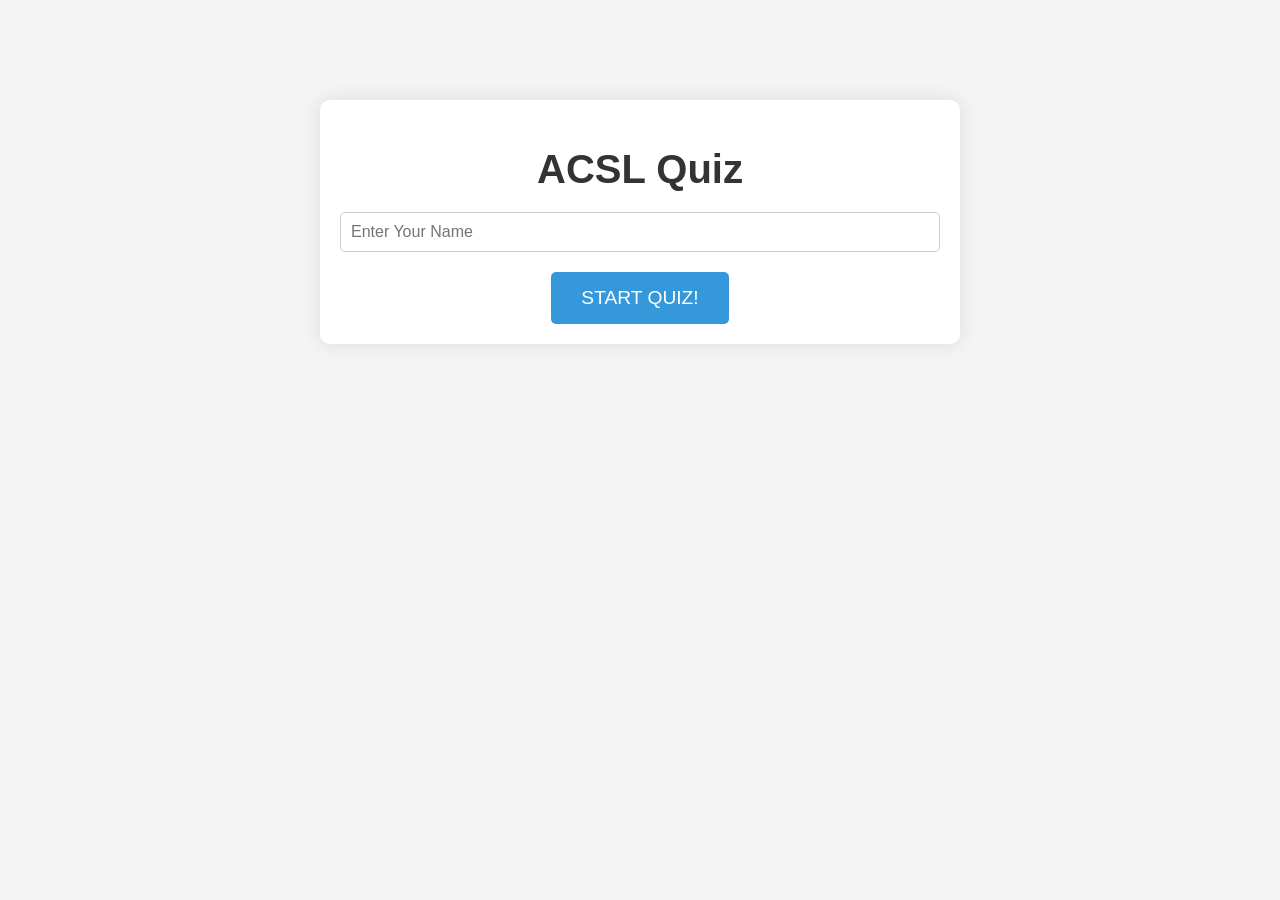
<file: public/index.html>
<!DOCTYPE html>
<html lang="en">
<head>
    <meta charset="UTF-8">
    <meta name="viewport" content="width=device-width, initial-scale=1">
    <link rel="stylesheet" href="style.css">
    <title>ACSL Quiz</title>
    <script src="question.js" defer></script>
</head>
<body>
    <div class="container">
        <h1>ACSL Quiz</h1>
        <input id="name" type="text" placeholder="Enter Your Name">
        <button id="startButton">START QUIZ!</button>
    </div>
</body>
</html>
</file>
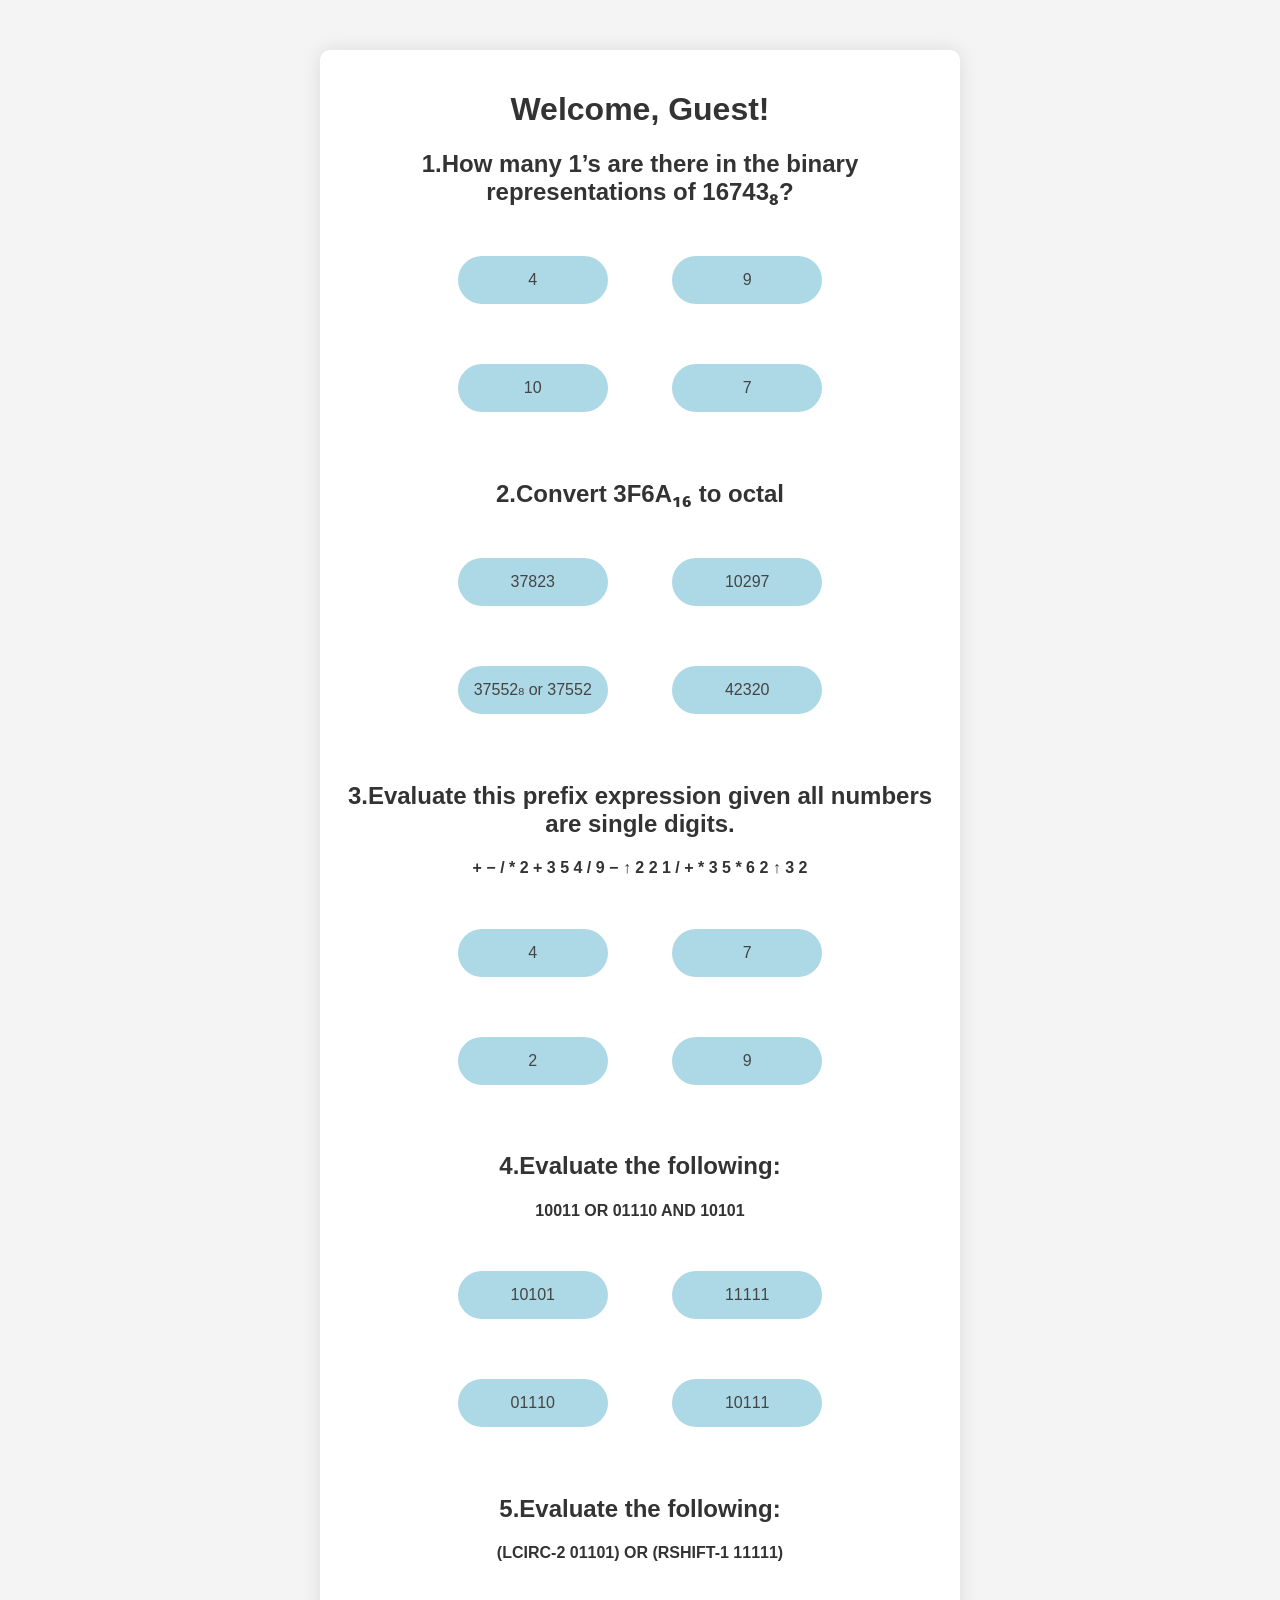
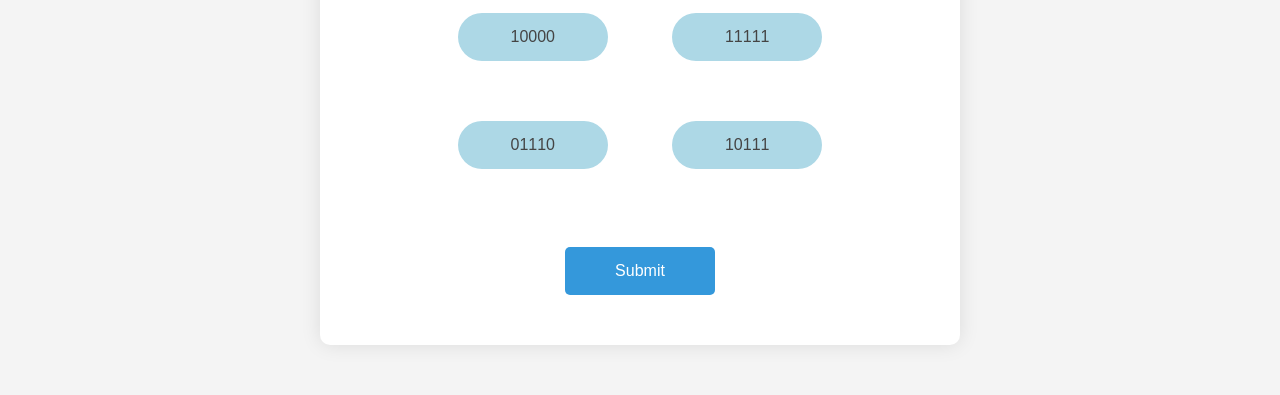
<file: public/questions.html>
<head>
    <link rel="stylesheet" href="quiz.css">
    <meta name="viewport" content="width=device-width, initial-scale=1" />
</head>
<body>
    <div class="container">
        <h1 id="userName">Welcome, [User's Name]!</h1>
        <h2>1.How many 1’s are there in the binary representations of 16743₈?</h2>
        <button>4</button>
        <button class="correct">9</button>
        <button>10</button>
        <button>7</button>
        <br>
        <br>
        <h2>2.Convert 3F6A₁₆ to octal</h2>
        <button>37823</button>
        <button>10297</button>
        <button class="correct">37552₈ or 37552</button>
        <button>42320</button>
        <br>
        <br>
        <h2>3.Evaluate this prefix expression given all numbers are single digits.</h2>
        <h4>+ − / * 2 + 3 5 4 / 9 − ↑ 2 2 1 / + * 3 5 * 6 2 ↑ 3 2</h4>
        <button class="correct" >4</button>
        <button>7</button>
        <button>2</button>
        <button>9</button>
        <br>
        <br>
        <h2>4.Evaluate the following:</h2>
        <h4>10011 OR 01110 AND 10101</h4>
        <button>10101</button>
        <button>11111</button>
        <button>01110</button>
        <button class="correct">10111</button>
        <br>
        <br>
        <h2>5.Evaluate the following:</h2>
        <h4>(LCIRC-2 01101) OR (RSHIFT-1 11111)</h4>
        <button>10000</button>
        <button class="correct">11111</button>
        <button>01110</button>
        <button>10111</button>
        <br>
        <br>
        <button id="submitButton">Submit</button>
        <div id="resultSection" style="display: none">
            <p id="passOrFailMessage"></p>
            <ul id="selectedAnswers"></ul>
            <p id="finalScore"></p>
        </div>
        <button id="tryAgainButton" style="display: none" onclick="resetQuiz()">Try Again</button>

    </div>
</body>
<script src="question.js"></script>
</file>
<file: public/style.css>
@import url('https://fonts.googleapis.com/css2?family=Fira+Sans:wght@200&display=swap');

body {
    font-family: sans-serif, "Fira Sans";
    text-align: center;
    background-color: #f4f4f4;
    margin: 0;
    padding: 0;
}

.container {
    max-width: 600px;
    margin: 100px auto;
    padding: 20px;
    background-color: #fff;
    border-radius: 10px;
    box-shadow: 0 0 20px rgba(0, 0, 0, 0.1);
}

h1 {
    font-size: 2.5rem;
    color: #333;
    margin-bottom: 20px;
}

#name {
    width: 100%;
    padding: 10px;
    margin-bottom: 20px;
    box-sizing: border-box;
    font-size: 1rem;
    border: 1px solid #ccc;
    border-radius: 5px;
}

button {
    border: none;
    background-color: #3498db;
    color: #fff;
    padding: 15px 30px;
    font-size: 1.2rem;
    border-radius: 5px;
    cursor: pointer;
    transition: background-color 0.3s ease, transform 0.3s ease;
}

button:hover {
    background-color: #2980b9;
    transform: scale(1.05);
}
</file>
<file: public/quiz.css>
@import url('https://fonts.googleapis.com/css2?family=Fira+Sans:wght@200&display=swap');

body {
    font-family: sans-serif, "Fira Sans";
    text-align: center;
    background-color: #f4f4f4;
    margin: 0;
    padding: 0;
}

.container {
    max-width: 600px;
    margin: 50px auto;
    padding: 20px;
    background-color: #fff;
    border-radius: 10px;
    box-shadow: 0 0 20px rgba(0, 0, 0, 0.1);
}

h1, h2, h4 {
    color: #333;
}

button {
    font-size: 1rem;
    border-radius: 25px;
    width: 25%;
    margin: 5%;
    height: 3rem;
    border: none;
    background-color: lightblue;
    color: #444;
    transition: background-color 0.3s ease, transform 0.3s ease;
}

button:hover {
    background-color: #7ebaff;
    transform: scale(1.05);
}

button.selected {
    background-color: #7ebaff;
}

#submitButton,
#tryAgainButton {
    background-color: #3498db;
    color: #fff;
    padding: 10px 20px;
    font-size: 1rem;
    border-radius: 5px;
    cursor: pointer;
    transition: background-color 0.3s ease, transform 0.3s ease;
}

#submitButton:hover,
#tryAgainButton:hover {
    background-color: #2980b9;
    transform: scale(1.05);
}

#resultSection {
    display: none;
    margin-top: 20px;
}

#passOrFailMessage {
    color: #333;
}

#finalScore {
    font-weight: bold;
    color: #333;
}

#tryAgainButton {
    display: none;
    margin: 20px auto; /* Center the button horizontally */
}
</file>
